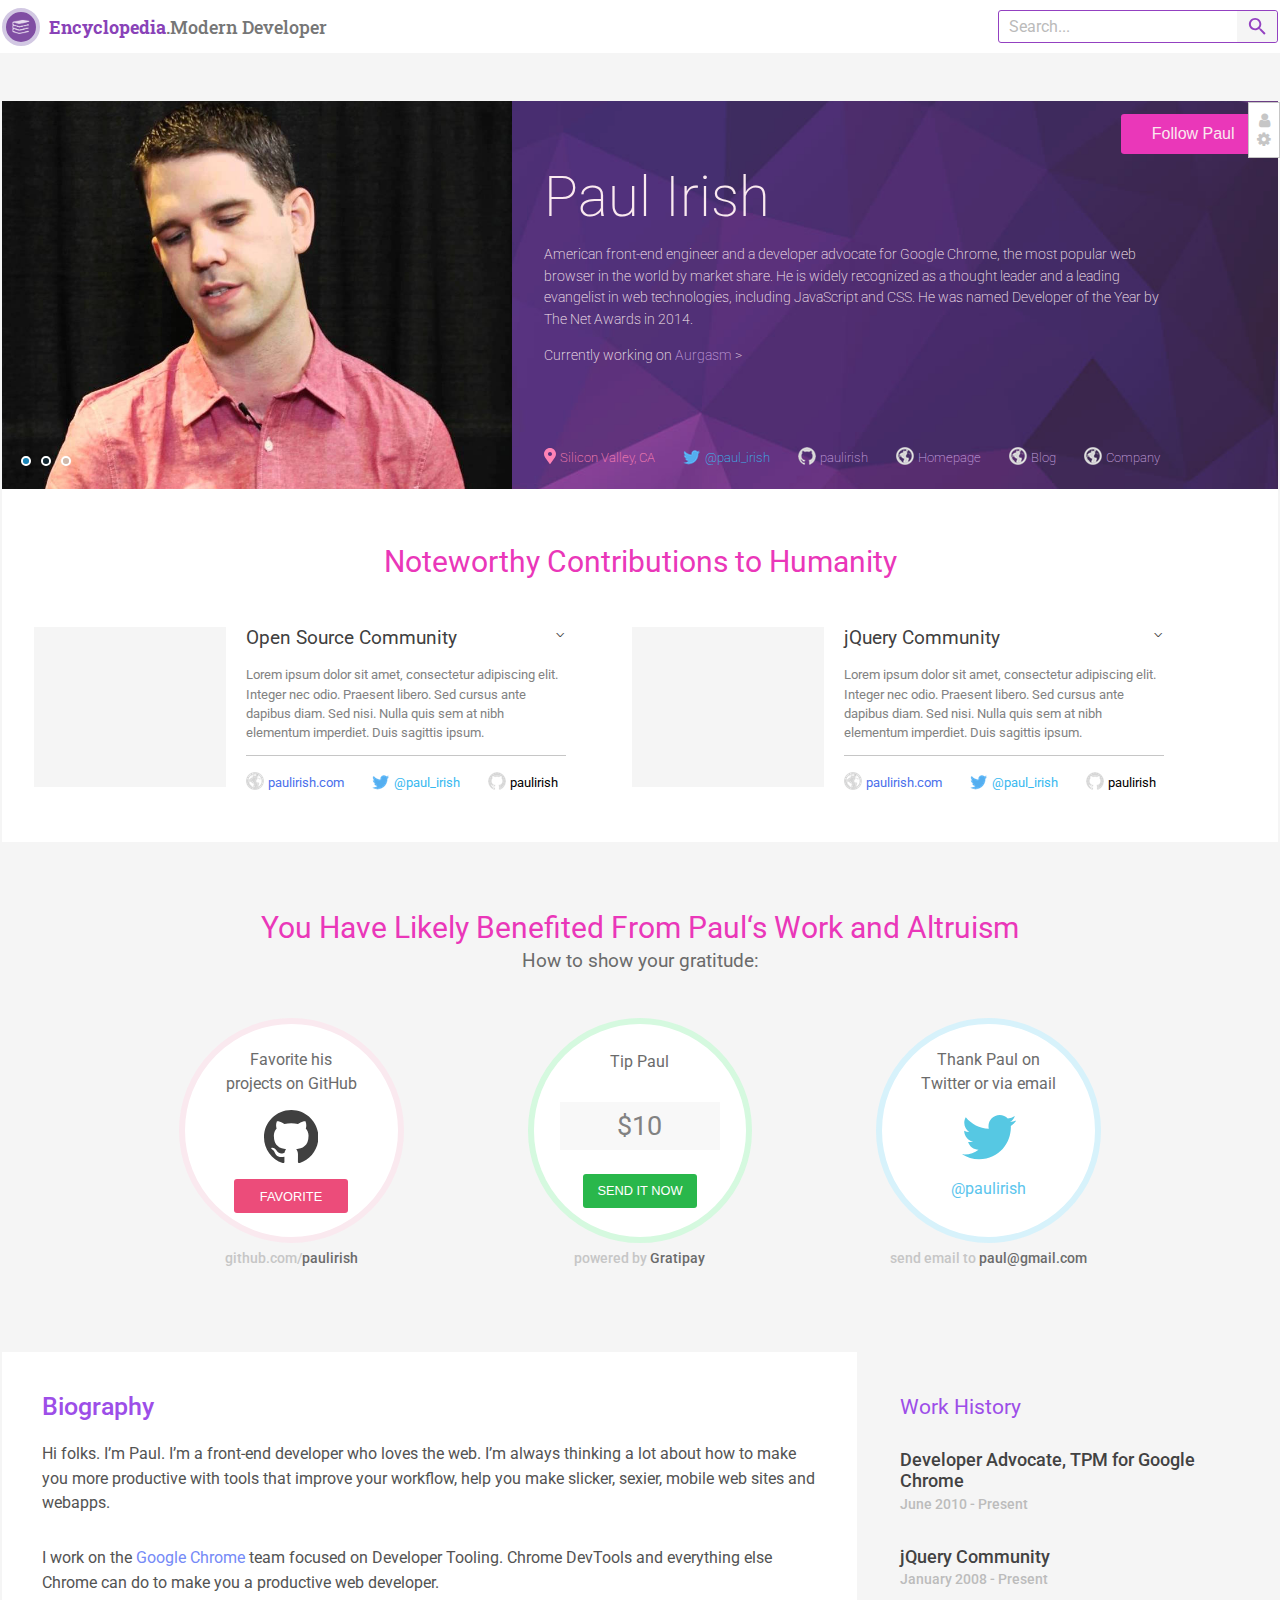
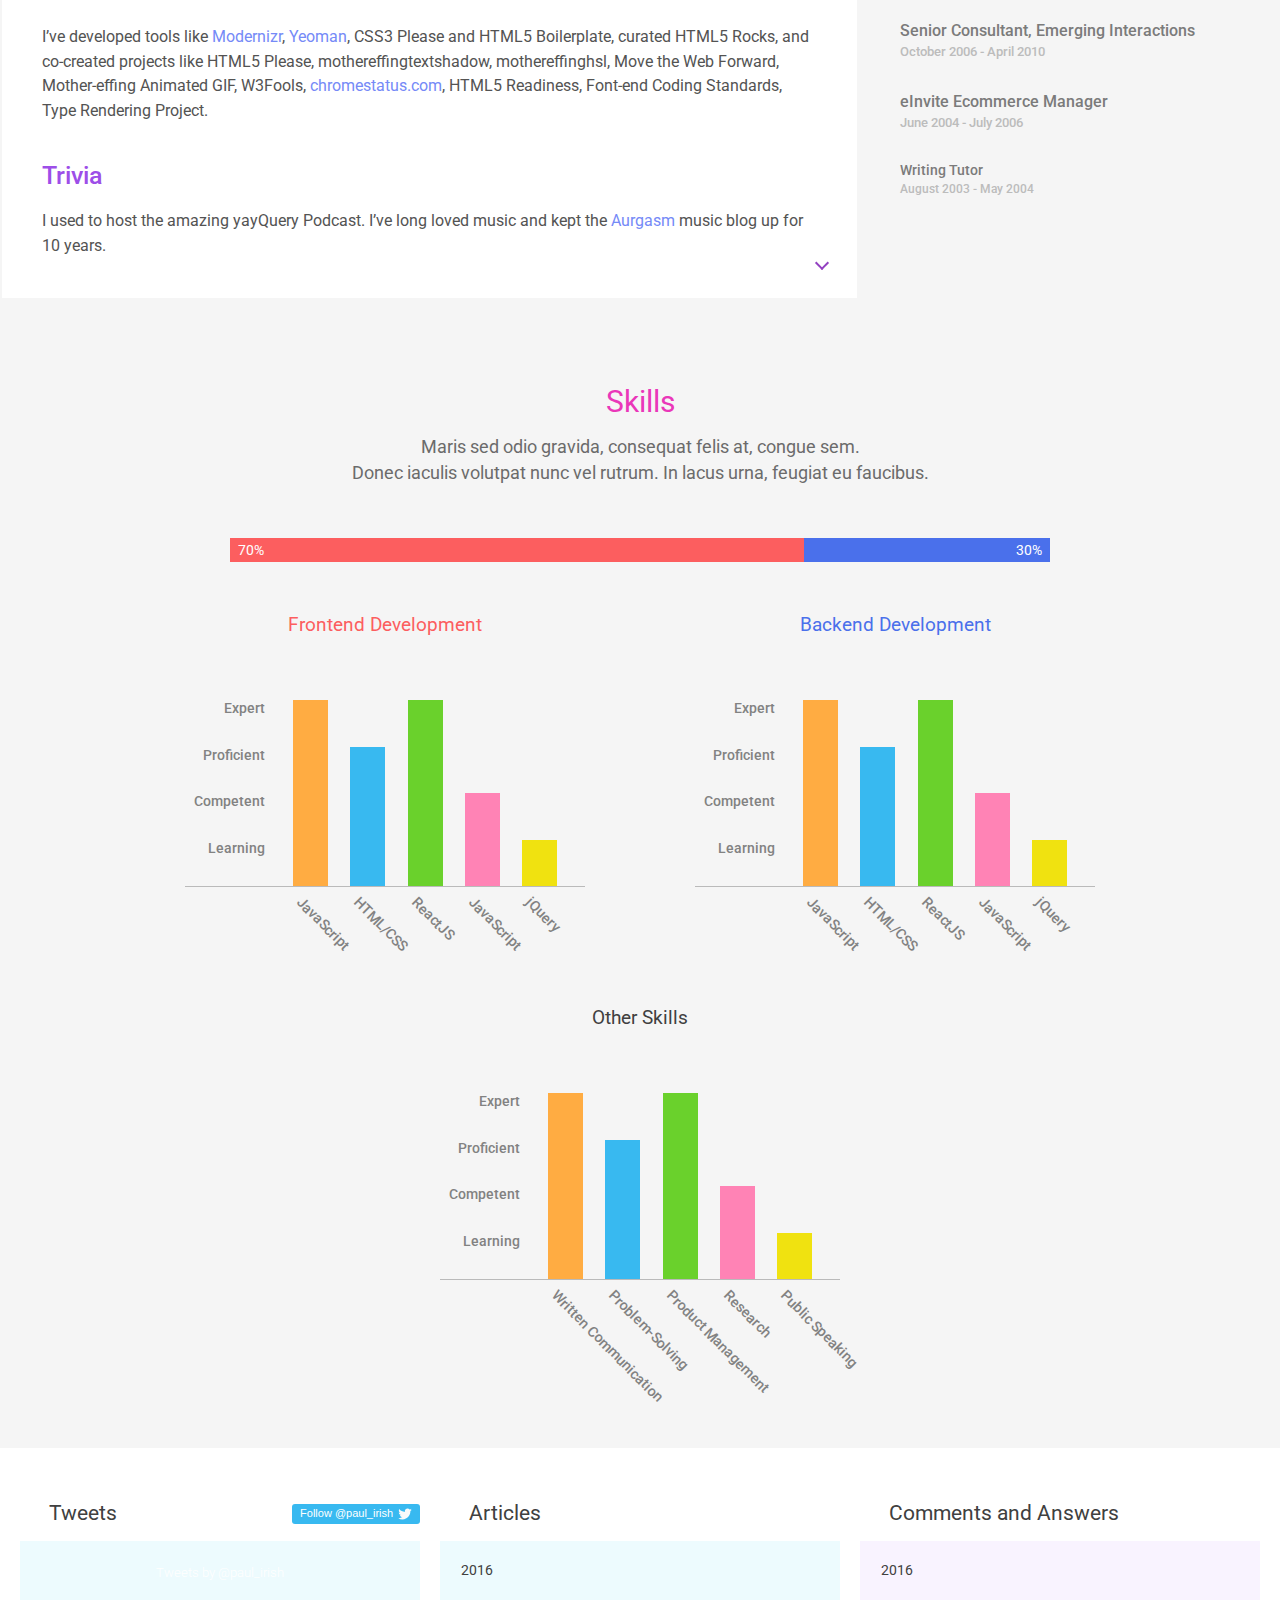
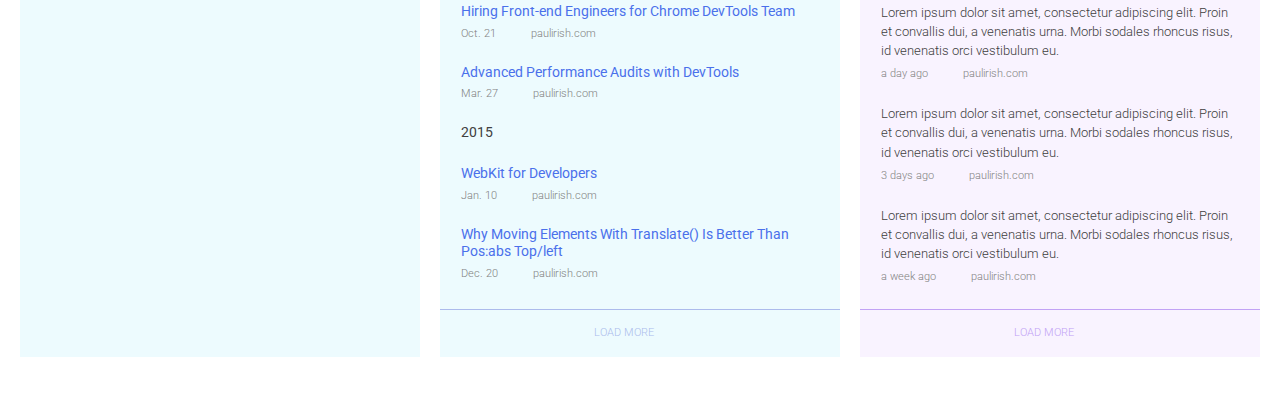
<file: index.html>
<html lang="en">
<head>
  <meta charset="UTF-8">
  <meta name="viewport" content="width=device-width, initial-scale=1">  
  <title>Encyclopedia.Modern Developer: Profiles — Paul Irish</title>
  <link href='https://fonts.googleapis.com/css?family=Roboto:400,100,300,500,700,300italic|Roboto+Slab:400,300,700,100' rel='stylesheet' type='text/css'>
  <link rel="stylesheet" href="http://cdnjs.cloudflare.com/ajax/libs/font-awesome/4.4.0/css/font-awesome.min.css">
  <link rel="stylesheet" type="text/css" href="css/normalize.css">
  <link rel="stylesheet" type="text/css" href="css/main.css">
</head>
<body>
  <svg id="icon-defs" class="visuallyhidden" xmlns="http://www.w3.org/2000/svg">
      <symbol id="icon-github" viewBox="0 0 32 32">
      <title>GitHub</title>
          <path class="path1" id="github-icon" fill="#404040" d="M16 0c-8.836 0-16 7.164-16 16 0 7.070 4.584 13.066 10.942 15.182 0.8 0.146 1.092-0.348 1.092-0.77 0-0.381-0.015-1.643-0.022-2.979-4.449 0.967-5.39-1.887-5.39-1.887-0.729-1.848-1.776-2.34-1.776-2.34-1.454-0.992 0.11-0.973 0.11-0.973 1.606 0.111 2.452 1.648 2.452 1.648 1.428 2.445 3.746 1.738 4.656 1.328 0.145-1.031 0.559-1.738 1.016-2.137-3.552-0.404-7.288-1.777-7.288-7.908 0-1.748 0.624-3.174 1.646-4.294-0.163-0.406-0.714-2.034 0.158-4.236 0 0 1.342-0.43 4.4 1.641 1.275-0.356 2.644-0.532 4.004-0.538 1.359 0.006 2.729 0.184 4.006 0.54 3.053-2.072 4.396-1.641 4.396-1.641 0.875 2.204 0.324 3.83 0.16 4.234 1.025 1.12 1.645 2.546 1.645 4.294 0 6.146-3.742 7.5-7.307 7.896 0.576 0.496 1.086 1.469 1.086 2.961 0 2.139-0.021 3.863-0.021 4.391 0 0.426 0.291 0.924 1.102 0.768 6.354-2.119 10.934-8.115 10.934-15.182 0-8.836-7.164-16-16-16z"></path>
      </symbol>
      <symbol id="icon-twitter" viewBox="0 0 32 32">
      <title>Twitter</title>
      <path class="path1" id="twitter-icon" fill="#56C8E3" d="M32 6.076c-1.177 0.522-2.443 0.875-3.771 1.034 1.355-0.813 2.396-2.099 2.887-3.632-1.269 0.752-2.674 1.299-4.169 1.593-1.198-1.276-2.904-2.073-4.792-2.073-3.626 0-6.565 2.939-6.565 6.565 0 0.515 0.058 1.016 0.17 1.496-5.456-0.274-10.294-2.888-13.532-6.86-0.565 0.97-0.889 2.097-0.889 3.301 0 2.278 1.159 4.287 2.921 5.465-1.076-0.034-2.088-0.329-2.974-0.821-0.001 0.027-0.001 0.055-0.001 0.083 0 3.181 2.263 5.834 5.266 6.437-0.551 0.15-1.131 0.23-1.73 0.23-0.423 0-0.834-0.041-1.235-0.118 0.835 2.608 3.26 4.506 6.133 4.559-2.247 1.761-5.078 2.81-8.154 2.81-0.53 0-1.052-0.031-1.566-0.092 2.905 1.863 6.356 2.95 10.064 2.95 12.076 0 18.679-10.004 18.679-18.68 0-0.285-0.006-0.568-0.019-0.849 1.283-0.926 2.396-2.082 3.276-3.398z"></path>
      </symbol>
  </svg>
  <header class="site_header cf">
    <div class="large_container">
      <div class="site_logo">
        <img src="images/md-logo-stack.png" alt="" class="site_logo-stack">
      </div>
      <h1 class="site_heading-name">
        <span class="site_name-standout">Encyclopedia</span>.Modern Developer
      </h1>
      <form action="" method="GET" class="site_search-form" aria-role="search">
        <label class="visuallyhidden" for="search-inp">Search</label>
        <input type="search" class="site_search-input" id="search-inp" placeholder="Search...">
        <button class="site_search-btn" aria-role="submit" aria-label="submit search">         
          <svg version="1.1" xmlns="http://www.w3.org/2000/svg" xmlns:xlink="http://www.w3.org/1999/xlink" id="search-icon" class="site_search-icon" width="100%" height="100%" viewBox="0 0 768 768">
          <g id="icomoon-ignore">
          </g>
          <path d="M304.5 448.5c79.5 0 144-64.5 144-144s-64.5-144-144-144-144 64.5-144 144 64.5 144 144 144zM496.5 448.5l159 159-48 48-159-159v-25.5l-9-9c-36 31.5-84 49.5-135 49.5-115.5 0-208.5-91.5-208.5-207s93-208.5 208.5-208.5 207 93 207 208.5c0 51-18 99-49.5 135l9 9h25.5z"></path>
          </svg></button>
      </form>
    </div>
  </header>

  <div class="tab-widget">
    <ul>
      <li><a href=""> <i class="fa fa-user"></i> </a></li>
      <li><a href=""> <i class="fa fa-gear"></i> </a></li>
    </ul>
  </div>

  <section id="hero-carousel" class="hero-container carousel large_container">

  <ul>
    <li class="pane1">
      <div class="pane1-content">
        <div class="image-container"></div>
        <!-- <img src="images/paulirish.jpg"> -->
        <button class="button">Follow Paul</button>
        <div class="pane1-text">

          <h2>Paul Irish</h2>

          <p>American front-end engineer and a developer advocate for Google Chrome, the most popular web browser in the world by market share. He is widely recognized as a thought leader and a leading evangelist in web technologies, including JavaScript and CSS. He was named Developer of the Year by The Net Awards in 2014.</p> 

          <p>Currently working on <a href="http://aurgasm.us/">Aurgasm</a> <span>&gt;</span></p> 

          <div class="social-link-container">
            <img src="images/icon-location.svg"> <a href="https://www.google.com/maps?q=Silicon+Valley">Silicon Valley, CA</a> 
            <img src="images/icon-twitter.png"> <a href="https://twitter.com/paul_irish?lang=en">@paul_irish</a>
            <img src="images/icon-github.png"> <a href="https://github.com/paulirish">paulirish</a>
            <img src="images/icon-earth.png"> <a href="http://www.paulirish.com/">Homepage</a>
            <img src="images/icon-earth.png"> <a href="http://www.paulirish.com/">Blog</a>
            <img src="images/icon-earth.png"> <a href="http://www.paulirish.com/">Company</a>
          </div>

        </div>
      </div>
    </li>
  </ul>


  <div class="navigator">
    <button class="control" type="button"><div></div></button>
    <button class="control" type="button"><div></div></button>
    <button class="control" type="button"><div></div></button>
  </div>

</section>

<section class="large_container noteworthy">
	
	<h2 class="sections_heading-main"><span>Noteworthy</span> <span>Contributions</span> <span>to</span> <span>Humanity</span></h2>

	<div class="left-content content-container">
		<div class="image-placeholder"></div>
		<div class="left-content-text content-text">
			<h3>Open Source Community</h3><span>&caron;</span>
			<p>Lorem ipsum dolor sit amet, consectetur adipiscing elit. Integer nec odio. Praesent libero. Sed cursus ante dapibus diam. Sed nisi. Nulla quis sem at nibh elementum imperdiet. Duis sagittis ipsum.</p>
			<div class="social-link-container">
				<img src="images/icon-earth.png"> <a href="http://www.paulirish.com/">paulirish.com</a>
				<img src="images/icon-twitter.png"> <a href="https://twitter.com/paul_irish?lang=en">@paul_irish</a>
				<img src="images/icon-github.png"> <a href="https://github.com/paulirish">paulirish</a>
			</div>
		</div>
	</div>

	<div class="right-content content-container">
		<div class="image-placeholder"></div>
		<div class="right-content-text content-text">
			<h3>jQuery Community</h3><span>&caron;</span>
			<p>Lorem ipsum dolor sit amet, consectetur adipiscing elit. Integer nec odio. Praesent libero. Sed cursus ante dapibus diam. Sed nisi. Nulla quis sem at nibh elementum imperdiet. Duis sagittis ipsum.</p>
			<div class="social-link-container">
				<img src="images/icon-earth.png"> <a href="http://www.paulirish.com/">paulirish.com</a>
				<img src="images/icon-twitter.png"> <a href="https://twitter.com/paul_irish?lang=en">@paul_irish</a>
				<img src="images/icon-github.png"> <a href="https://github.com/paulirish">paulirish</a>
			</div>
		</div>
	</div>

</section> 
  <section class="appreciation_container blk_center">
    <h2 class="sections_heading-main">You Have Likely Benefited From Paul‘s Work and Altruism</h2>
    <p class="appreciation_description">How to show your gratitude:</p>
    <ul class="appreciation_list">
      <li class="appreciation_item">
        <div class="appreciation_item--innerwrap appreciation_github">
          <div class="appreciation_item--content">
            <p class="appreciation_item--desc">
              Favorite his projects on GitHub
            </p>
            <div class="appreciation_icon-wrap">
              <svg role="img" title="GitHub">
                  <use xlink:href="#icon-github"/>
              </svg> 
            </div>           
            <button class="appreciation_btn appreciation_github_btn">
              Favorite
            </button>
          </div>
        </div>
        <p class="appreciation_item--link">
          <a href="http://github.com/paulirish">
            <span class="appreciation-link-light">github.com/</span>paulirish
          </a>
        </p>
      </li>
      <li class="appreciation_item">
        <div class="appreciation_item--innerwrap appreciation_gratipay">
          <div class="appreciation_item--content">
            <p class="appreciation_item--desc tip_desc">
              Tip Paul
            </p>
            <form action="" method="POST" name="appreciation_tip" class="appreciation_tip--wrap tip_form">
              <input type="text" class="tip_input" value="$10">
              <button class="appreciation_btn appreciation_tip_btn">
                Send it Now
              </button>
            </form>
          </div>
        </div>
        <p class="appreciation_item--link">
          <a href="http://gratipay.com"><span class="appreciation-link-light">powered by </span>Gratipay
          </a>
        </p>
      </li>
      <li class="appreciation_item">
        <div class="appreciation_item--innerwrap appreciation_twitter">
          <div class="appreciation_item--content">
            <p class="appreciation_item--desc">
              Thank Paul on Twitter or via email
            </p>
            <div class="appreciation_icon-wrap">
              <svg role="img" title="Twitter">
                  <use xlink:href="#icon-twitter"/>
              </svg> 
            </div>
            <a href="http://twitter.com/paul_irish" class="appreciation_twitter_link">
              @paulirish
            </a>
          </div>
        </div>
        <p class="appreciation_item--link">
          <a href="mailto:paul@gmail.com">
            <span class="appreciation-link-light">send email to </span>paul@gmail.com
          </a>
        </p>
      </li>
    </ul>
  </section>
  <div class="dev_info-container large_container">
    <div class="dev_info-personal">
      <section class="dev_info-biography">
        <h2 class="dev_info-heading--primary">Biography</h2>
        <p>Hi folks. I’m Paul. I’m a front-end developer who loves the web. I’m always thinking a lot about how to make you more productive with tools that improve your workflow, help you make slicker, sexier, mobile web sites and webapps.
        </p>
        <p>I work on the <a href="http://twitter.com/chromiumdev">Google Chrome</a> team focused on Developer Tooling. Chrome DevTools and everything else Chrome can do to make you a productive web developer.
        </p>
        <p>I’ve developed tools like <a href="http://modernizr.com/">Modernizr</a>, <a href="http://yeoman.io/">Yeoman</a>, CSS3 Please and HTML5 Boilerplate, curated HTML5 Rocks, and co-created projects like HTML5 Please, mothereffingtextshadow, mothereffinghsl, Move the Web Forward, Mother-effing Animated GIF, W3Fools, <a href="http://chromestatus.com/">chromestatus.com</a>, HTML5 Readiness, Font-end Coding Standards, Type Rendering Project.
        </p>
      </section>
      <section class="dev_info-trivia">
        <h2 class="dev_info-heading--primary">Trivia</h2>
        <p>I used to host the amazing yayQuery Podcast. I’ve long loved music and kept the  <a href="http://aurgasm.us/">Aurgasm</a> music blog up for 10 years.</p>
      </section>
      <button class="dev_info-more"><span class="visuallyhidden">Learn More</span>
      </button>
    </div>
    <section class="dev_info-work">
      <h2 class="dev_info-heading--sec">Work History</h2>
      <section class="dev_info-work--job">
        <h3 class="dev_info-heading--work job_heading--current">Developer Advocate, TPM for Google Chrome</h3>
        <p class="dev_job--duration">June 2010 - Present</p>
      </section>
      <section class="dev_info-work--job">
        <h3 class="dev_info-heading--work job_heading--current">jQuery Community</h3>
        <p class="dev_job--duration">January 2008 - Present</p>
      </section>
      <section class="dev_info-work--job">
        <h3 class="dev_info-heading--work job_heading--past">Senior Consultant, Emerging Interactions</h3>
        <p class="dev_job--duration">October 2006 - April 2010</p>
      </section>
      <section class="dev_info-work--job">
        <h3 class="dev_info-heading--work job_heading--past">eInvite Ecommerce Manager</h3>
        <p class="dev_job--duration">June 2004 - July 2006</p>
      </section>
      <section class="dev_info-work--job">
        <h3 class="dev_info-heading--work job_heading--past">Writing Tutor</h3>
        <p class="dev_job--duration">August 2003 - May 2004</p>
      </section>
    </section>
  </div>
    <section class="large_container skills_container">
      <header class="skills_header">
        <h2 class="sections_heading-main">Skills</h2>
        <p class="skills_description">Maris sed odio gravida, consequat felis at, congue sem.<br>
    Donec iaculis volutpat nunc vel rutrum. In lacus urna, feugiat eu faucibus.</p>
      </header>
      <div class="skills_bar--row">
        <span class="skills_bar-skill frontend">70%</span><span class="skills_bar-skill backend">30%</span>
      </div>
      <div class="skills_chart-container">
        <section class="frontend_chart cf">
          <h3 class="skills-chart-heading skills-heading_frontend">Frontend Development</h3>
          <ul class="frontend_skills_graph">
            <li class="chart_skill-level">
              <ul class="skill-level-keys">
                <li class="skill-keys">Expert</li>
                <li class="skill-keys">Proficient</li>
                <li class="skill-keys">Competent</li>
                <li class="skill-keys">Learning</li>
              </ul>
            </li>
            <li class="skill-level_bar bar_skill1">
              <span class="bar-label">JavaScript</span>
            </li>
            <li class="skill-level_bar bar_skill2">
              <span class="bar-label">HTML/CSS</span>
            </li>
            <li class="skill-level_bar bar_skill3">
              <span class="bar-label">ReactJS</span>
            </li>
            <li class="skill-level_bar bar_skill4">
              <span class="bar-label">JavaScript</span>
            </li>
            <li class="skill-level_bar bar_skill5">
              <span class="bar-label">jQuery</span>
            </li>
          </ul>
        </section>
        <section class="backend_chart cf">
          <h3 class="skills-chart-heading skills-heading_backend">Backend Development</h3>
          <ul class="backend_skills_graph">
            <li class="chart_skill-level">
              <ul class="skill-level-keys">
                <li class="skill-keys">Expert</li>
                <li class="skill-keys">Proficient</li>
                <li class="skill-keys">Competent</li>
                <li class="skill-keys">Learning</li>
              </ul>
            </li>
            <li class="skill-level_bar bar_skill1">
              <span class="bar-label">JavaScript</span>
            </li>
            <li class="skill-level_bar bar_skill2">
              <span class="bar-label">HTML/CSS</span>
            </li>
            <li class="skill-level_bar bar_skill3">
              <span class="bar-label">ReactJS</span>
            </li>
            <li class="skill-level_bar bar_skill4">
              <span class="bar-label">JavaScript</span>
            </li>
            <li class="skill-level_bar bar_skill5">
              <span class="bar-label">jQuery</span>
            </li>
          </ul>
        </section>
        <section class="otherskills_chart cf">
          <h3 class="skills-chart-heading skills-heading_other">Other Skills</h3>
          <ul class="other_skills_graph">
            <li class="chart_skill-level">
              <ul class="skill-level-keys">
                <li class="skill-keys">Expert</li>
                <li class="skill-keys">Proficient</li>
                <li class="skill-keys">Competent</li>
                <li class="skill-keys">Learning</li>
              </ul>
            </li>
            <li class="skill-level_bar bar_skill1">
              <span class="bar-label">Written Communication</span>
            </li>
            <li class="skill-level_bar bar_skill2">
              <span class="bar-label">Problem-Solving</span>
            </li>
            <li class="skill-level_bar bar_skill3">
              <span class="bar-label">Product Management</span>
            </li>
            <li class="skill-level_bar bar_skill4">
              <span class="bar-label">Research</span>
            </li>
            <li class="skill-level_bar bar_skill5">
              <span class="bar-label">Public Speaking</span>
            </li>
          </ul>
        </section>
      </div>
    </section>

  <section class="col-aggregator">
  
  	<aside class="twitter-timeline">
  		<h3>Tweets</h3>
  		<a href="https://twitter.com/paul_irish"><button>Follow @paul_irish<img src="images/icon-twitter.svg"></button></a>
  		<div class="aside-content">
  			<a class="twitter-timeline" href="https://twitter.com/paul_irish" data-height="390" data-width="380" data-chrome="transparent noheader noborders">Tweets by @paul_irish</a>
  		</div>
  	</aside>
  	<article class="dev-articles">
  		<h3>Articles</h3>
  		<div class="dev-articles-content">
  			<h3>2016</h3>
  			<a href="http://www.paulirish.com/2015/hiring-front-end-engineers-for-chrome-devtools-team/">Hiring Front-end Engineers for Chrome DevTools Team</a>
  			<span>Oct. 21</span> <span>paulirish.com</span>
  			<a href="http://www.paulirish.com/2015/advanced-performance-audits-with-devtools/">Advanced Performance Audits with DevTools</a>
  			<span>Mar. 27</span> <span>paulirish.com</span>
  			<h3>2015</h3>
  			<a href="http://www.paulirish.com/2013/webkit-for-developers/">WebKit for Developers</a>
  			<span>Jan. 10</span> <span>paulirish.com</span>
  			<a href="http://www.paulirish.com/2012/why-moving-elements-with-translate-is-better-than-posabs-topleft/">Why Moving Elements With Translate() Is Better Than Pos:abs Top/left</a>
  			<span>Dec. 20</span> <span>paulirish.com</span>

  			<div><span id="loadmore">Load More</span></div>

  		</div>
  	</article>
  	<article class="answers">
  		<h3>Comments and Answers</h3>
  		<div class="answers-content">
  			<h3>2016</h3>
  			<p>Lorem ipsum dolor sit amet, consectetur adipiscing elit. Proin et convallis dui, a venenatis urna. Morbi sodales rhoncus risus, id venenatis orci vestibulum eu. 
  			</p>
  			<span>a day ago</span> <span>paulirish.com</span>
  			<p>Lorem ipsum dolor sit amet, consectetur adipiscing elit. Proin et convallis dui, a venenatis urna. Morbi sodales rhoncus risus, id venenatis orci vestibulum eu. 
  			</p>
  			<span>3 days ago</span> <span>paulirish.com</span>
  			<p>Lorem ipsum dolor sit amet, consectetur adipiscing elit. Proin et convallis dui, a venenatis urna. Morbi sodales rhoncus risus, id venenatis orci vestibulum eu. 
  			</p>
  			<span>a week ago</span> <span>paulirish.com</span>
  			
  			<div><span id="loadmore">Load More</span></div>
  		</div>
  	</article>
  </section> 

  <script>window.twttr = (function(d, s, id) {var js, fjs = d.getElementsByTagName(s)[0],t = window.twttr || {};if (d.getElementById(id)) return t;js = d.createElement(s);js.id = id;js.src = "https://platform.twitter.com/widgets.js";fjs.parentNode.insertBefore(js, fjs);t._e = [];t.ready = function(f) {t._e.push(f);};return t;}(document, "script", "twitter-wjs"));</script>
</body>

</html>
</file>
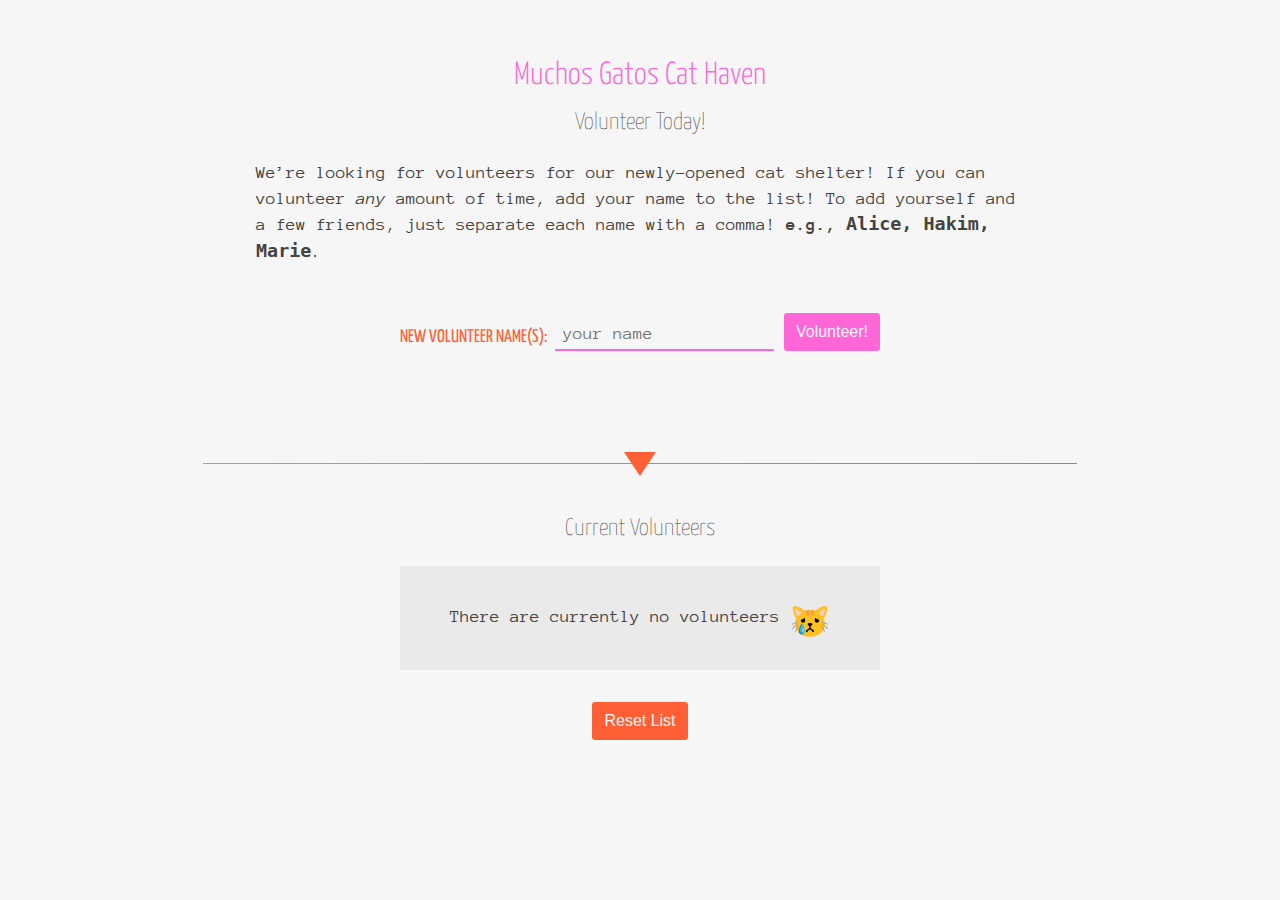
<file: encyclopedia-entries-interactive/unshift.html>
<!DOCTYPE html>
<html lang="en">
<head>
  <meta charset="UTF-8">
  <meta name="viewport" content="width=device-width, initial-scale=1">
  <title>Demonstrating Array.prototype.unshift()</title>
  <link href='https://fonts.googleapis.com/css?family=Yanone+Kaffeesatz:300,200' rel='stylesheet' type='text/css'>
  <link href='https://fonts.googleapis.com/css?family=Anonymous+Pro:400,400italic' rel='stylesheet' type='text/css'>
  <link rel="stylesheet" href="css/normalize.css">
  <link rel="stylesheet" href="css/unshift-styles.css">
</head>
<body>
  <section class="gatos-intro">
    <h1>Muchos Gatos Cat Haven</h1>
    <h2>Volunteer Today!</h2>
    <p>We’re looking for volunteers for our newly-opened cat shelter! If you can volunteer <em>any</em> amount of time, add your name to the list! To add yourself and a few friends, just separate each name with a comma! <strong>e.g., <kbd>Alice, Hakim, Marie</kbd></strong>.</p>
    <p class="input-wrap"><label for="user-inp">New Volunteer Name(s):</label><input type="text" id="user-inp" placeholder="your name" autocomplete="off">
      <button class="button" id="add-btn">Volunteer!</button></p>
  </section>
  <div class="separate"></div>
  <section class="volunteer-container">
    <h2>Current Volunteers</h2>
    <ul id="current-volunteers">There are currently no volunteers <span class="sad-cat"></span></ul>
    <button class="button reset" id="reset-btn">Reset List</button>
  </section>
  <script src="js/unshift.js"></script>
</body>
</html>
</file>
<file: css/main.css>
html {
  box-sizing: border-box;
  font-size: 16px;
}

*,
*:before,
*:after {
  box-sizing: inherit;
}

html, body {
  height: 100%;
}

body {
  min-height: 100%;
  background: #F5F5F5;
  font-family: 'Roboto', sans-serif;
}

/*
=== GENERAL RESETS ===
*/
/* clearfix */

.cf:before,
.cf:after {
  content: " ";
  /* 1 */
  display: table;
  /* 2 */
}

.cf:after {
  clear: both;
}


ul {
  list-style: none;
  padding: 0;
  margin: 0;
}

a {
  text-decoration: none;
}

/*
=== GENERAL RESETS ===
*/

/* button resets*/

/* removes padding and border added by Firefox  */

button::-moz-focus-inner,
input[type="button"]::-moz-focus-inner,
input[type="submit"]::-moz-focus-inner,
input[type="reset"]::-moz-focus-inner {
  padding: 0 !important;
  border: 0 none !important;
}

/* resets initial styles so all button elements start with the same look and can be built upon */

button {
  padding: 0;
  display: inline-block;
  border: none;
  text-decoration: none;
  color: inherit;
  font-family: sans-serif;
  background-color: transparent;
  box-sizing: border-box;
  cursor: pointer;
}

p {
  line-height: 1.5;
}

.blk_center {
  margin-left: auto;
  margin-right: auto;
}

h1,
.price {
  font-family: 'Roboto Slab', serif;
}

.large_container {
  max-width: 79.75rem;
  margin: auto;
}

/* visually hide content but keep it accessible */

.visuallyhidden {
  border: 0;
  clip: rect(0 0 0 0);
  height: 1px;
  margin: -1px;
  overflow: hidden;
  padding: 0;
  position: absolute;
  width: 1px;
}

.visuallyhidden.focusable:active,
.visuallyhidden.focusable:focus {
  clip: auto;
  height: auto;
  margin: 0;
  overflow: visible;
  position: static;
  width: auto;
}


/*
=== REUSABLE HEADINGS
*/
/* pink headings */

.sections_heading-main {
  color: #EA37B9;
  font-weight: 400;
  font-size: 1.85rem;
  margin-bottom: 0.5em;
}
/* 
=== SITE HEADER / LOGO SECTION
*/

.site_header {
  background: #fff;
  padding: 0.15rem 0;
  margin-bottom: 3rem;
}

.site_logo {
  position: relative;
  display: inline-block;
  vertical-align: middle;
  width: 2.375rem;
  height: 2.375rem;
  margin-right: 0.3rem;
  background: #804EA3;
  border: 0.25rem solid #D2C8E3;
  border-radius: 50%;
}

.site_logo-stack {
  width: 1.0625rem;
  position: absolute;
  top: 50%;
  left: 50%;
  transform: translate(-50%, -50%);
}

.site_name-standout {
  color: #8942B8;
  font-weight: 700;
}

.site_heading-name {
  display: inline-block;
  vertical-align: middle;
  color: #767676;
  font-weight: 500;
  font-size: 1.15rem;
}

/* search section */

.site_search-form {
  position: relative;
  float: right;
  width: 100%;
  max-width: 17.5rem;
  margin: 0.5rem 0;
}

.site_search-input {
  width: 100%;
  padding: 0.36rem 2.5rem 0.36rem 0.625rem;
  background: #fff;
  color: #828282;
  border: 0.0625rem solid #9341C1;
  border-radius: 0.1875rem;
  transition: box-shadow 0.2s ease-in-out;
}

.site_search-input:focus {
  box-shadow: 0 0 0.1875rem 0.0625rem rgba(147, 65, 193, 0.5);
}

.site_search-btn {
  position: absolute;
  right: 0.0625rem;
  top: 0.0625rem;
  width: 2.5rem;
  height: calc(100% - 0.125rem);
  text-align: center;
  background: #f5f5f5;
  border-top-right-radius: 0.1875rem;
  border-bottom-right-radius: 0.1875rem;
  -webkit-transition: background 0.2s ease-in-out, width 0.2s ease-in-out;
  transition: background 0.2s ease-in-out, width 0.2s ease-in-out;
}

.site_search-btn:hover,
.site_search-btn:focus {
  outline: 0;
  background: #9341C1;
}

.site_search-btn:active {
  width: 25%;
}

.site_search-icon {
  display: inline-block;
  vertical-align: middle;
  width: 1.4375rem;
  height: 1.4375rem;
  fill: #9341C1;
  -webkit-transition: fill 0.2s ease-in-out;
  transition: fill 0.2s ease-in-out;
}

.site_search-btn:hover .site_search-icon,
.site_search-btn:focus .site_search-icon {
  fill: #f5f5f5;
}

/*Position and style widget settings tab*/

  .tab-widget, .settings-expand-tab {
    background-color: #fff;
  }

  .tab-widget {
    border: .1rem solid #C6C6C6;
    display: inline-block;
    position: absolute;
    right: 0;
    top: 6.4rem;
    width: 2rem;
    z-index: 1;
  }

  .tab-widget ul, .tab-widget a {
    color: #C6C6C6;
    padding: .5rem 0;
    text-align: center; 
  }

/* Position and style hero container */

.hero-container {
  margin: 0 auto;
  position: relative;
  /*width: 75rem;*/
}

.hero-container .pane1 button {
  background-color: #EA37B9;
  border-radius: .2rem;
  height: 2.5rem;
  position: absolute;
  right: .8rem;
  top: .8rem;
  width: 9rem;
  -webkit-transition: all 0.25s ease-in-out;
  transition: all 0.25s ease-in-out;
}

.hero-container .pane1 button:hover {
  color: #fff;
  background-color: #EC66C8;
}

.hero-container ul {
  list-style: none;
  margin: 0;
  padding: 0;
}

.hero-container .image-container {
  background: url("../images/paulirish.jpg") no-repeat;
  background-position: center center;
  background-size: cover;
  display: inline-block;
  height: 100%;
  width: 40%;
}

.pane1-content {
  background: #6a3b99 url("../images/hero-bg.jpg") no-repeat center center;
  background-size: cover;
  height: 24.215rem;
}

.pane1-content, h2 {
  color: #FAE9EF;
  font-weight: 200;
}

.pane1 > div h2 {
  font-size: 3.5rem;
  margin-bottom: 0;
}

.pane1-text {
  display: inline-block;
  float: right;
  padding: 1rem;
  width: 60%;
}

.pane1-text > * {
  margin-left: 1rem;
}

.pane1-text p {
  font-size: .9rem;
  width: 85%;
}

.social-link-container > a {
  font-size: .8rem;
  padding-right: 1.5rem;
  vertical-align: 20%;
}

.hero-container p > a, .social-link-container > a {
  color: #c5a0df;
}

.hero-container .social-link-container > a:nth-child(2) {
  color: #FF83B5;
}

.hero-container .social-link-container > a:nth-child(4) {
  color: #38B9F0;
}

.hero-container p > a:hover, .social-link-container > a:hover {
  color: #E9C9FF;
}

.hero-container .social-link-container > a:hover:nth-child(2) {
  color: #FFBAD6;
}

.hero-container .social-link-container > a:hover:nth-child(4) {
  color: #8FDDFF;
}

.hero-container .social-link-container {
  margin-top: 5rem;
  width: 100%;
}

/* Position and style carousel navigator */

.hero-container .navigator {
  bottom: 1rem;
  left: 1rem;
  position: absolute;
}

button.control {
  height: 1rem;
  width: 1rem;
}

button.control > div {
  background-color: rgba(25, 131, 181,1);
  border: .13rem solid #fff;
  border-radius: 50%;
  height: .6rem;
  margin: 0 .2rem;
  width: .6rem;
}

.navigator button:first-child ~ button > * {
  background-color: rgba(25, 131, 181,.2);
}


/*Style Noteworthy Section Heading*/
.noteworthy:hover .sections_heading-main span {
	animation-name: colorSlide;
	animation-duration: 1s;
	animation-timing-function: ease-in-out;
  animation-iteration-count: 5;
}

.noteworthy .sections_heading-main span:nth-child(1) { 
	animation-delay: .3s;
}

.noteworthy .sections_heading-main span:nth-child(2) {
	animation-delay: .36s;
}

.noteworthy .sections_heading-main span:nth-child(3) {
	animation-delay: .42s;
}

.noteworthy .sections_heading-main span:nth-child(4) {
	animation-delay: .48s;
}

section.noteworthy h2 {
	margin-bottom: 3rem;
	text-align: center;
}

@keyframes colorSlide {

	0% {
		color: #4A70EB;
	}
	50% {
		color: #38B9F0;
	}
	100% {
		color: #EA37B9;
	}

	/*0% {
		color: #9341C1;
	}
	100% {
		color: #EA37B9;
	}*/
}


/*Position and style section*/

section.noteworthy {
	background-color: #fff;
	/*max-width: 75rem;*/
	padding: 2rem 2rem 3rem 2rem;
}

.content-container {
	width: 49%;
}

.content-text {
	color: #404040;
	margin-left: 1rem;
	position: relative;
}

.content-container, .content-text, .image-placeholder {
	display: inline-block;	
}

.content-text > * {
	font-weight: 400;
}

.content-text h3 {
	margin: 0 0 1rem 0;
}

.content-text span {
	font-size: 2rem;
	font-weight: 100;
	top: 0;
	right: 1rem;
	position: absolute;
}

.content-text p {
	border-bottom: .1rem solid #C6C6C6;
	color: #828282;
	font-size: .8rem;
	margin: 0;
	padding-bottom: .8rem;
	width: 20rem;
}

.image-placeholder {
	background-color: #F5F5F5;
	height: 10rem;
	width: 12rem;
	vertical-align: top;
}

.social-link-container {
	margin-top: 1rem;
	width: 100%;
}

.noteworthy .social-link-container > a {
	color: #000;
	font-size: .8rem;
	padding-right: 1.5rem;
	vertical-align: 20%;
}

/*Affects both hero and noteworthy sections*/
.social-link-container a, .hero-container p > a {
	transition: color .3s ease-in-out;
}

.noteworthy .social-link-container > a:nth-child(2) {
	color: #4A70EB;
}

.noteworthy .social-link-container > a:nth-child(4) {
	color: #38B9F0;
}

.noteworthy .social-link-container > a:nth-child(2):hover {
	color: #96ACF5;
}

.noteworthy .social-link-container > a:nth-child(4):hover {
	color: #98E0FF;
}

.noteworthy .social-link-container > a:nth-child(6):hover {
	color: #9C9A9A;
}
/*
=== APPRECIATION SECTION
*/

.appreciation_container {
  text-align: center;
  color: #6B6B6B;
  max-width: 75rem;
  width: 100%;
  margin-top: 4.3rem;
  font-weight: 400;
}

.appreciation_container a:hover,
.appreciation_container a:focus {
  padding-bottom: 0.15em;
  border-bottom: 0.0625rem solid;
}

.appreciation_list {
  margin-top: 2.65rem;
}

.appreciation_container h2 {
  margin-bottom: 0.08em;
}

.appreciation_description {
  margin: 0;
  font-size: 1.18rem;
}
.appreciation_item--desc {
  margin: 0;
}

.appreciation_item {
  display: inline-block;
  vertical-align: top;
  margin: 0 5%;
}

.appreciation_item--innerwrap {
  width: 14.06rem;
  height: 14.06rem;
  padding: 1rem 1.5rem;
  border-radius: 50%;
  background: #fff;
  border: 0.375rem solid;
}

.appreciation_item--content {
  padding: 0 1rem;
  margin: 0.5rem 0;
  width: 100%;
}

.appreciation_icon-wrap {
  display: block;
  width: 3.4rem;
  height: 3.4rem;
  margin: 0.9rem auto;
}

.appreciation_icon-wrap svg {
  width: 100%;
  height: 100%;
}
.appreciation_btn {
  font-weight: 400;
  font-size: 0.8rem;
  text-transform: uppercase;
  border-radius: 0.1875rem;
  -webkit-transition: background 0.2s ease-in-out;
  transition: background 0.2s ease-in-out;
}
.appreciation_item--link {
  margin-top: 0.3rem; 
}
.appreciation_item--link a {
  color: #6B6B6B;
  font-size: 0.9rem;
  font-weight: 500;
  -webkit-transition: color 0.2s ease-in-out,
              border-bottom 0.2s ease-in-out;
  transition: color 0.2s ease-in-out,
              border-bottom 0.2s ease-in-out;
}
.appreciation-link-light {
  color: #C6C6C6;
  -webkit-transition: color 0.2s ease-in-out;
  transition: color 0.2s ease-in-out;
}
/* github appreciation styles */
.appreciation_github {
  border-color: #FAE9EF;
}
.appreciation_github_btn {
  padding: 0.6rem 1.6rem;
  background:#EC4C7A;
  color: #fff;
}
.appreciation_github_btn:hover,
.appreciation_github_btn:focus {
  background: #FF83B5;
};
.appreciation_github_btn:active {
  background: #EC4C7A;
  -webkit-transform: translateY(0.0625rem);
          transform: translateY(0.0625rem); 
}
.appreciation_github + .appreciation_item--link:hover a,
.appreciation_github + .appreciation_item--link:hover span {
  color: #EC4C7A;
}
/* tip appreciation styles */
.appreciation_gratipay {
  padding-left: 0;
  padding-right: 0;
  border-color: #D5F9DF;
}
.tip_desc {
  margin-top: 0.625rem;
}
.tip_form {
  margin-top: 0.75rem;
}
.tip_input {
  display: inline-block;
  width: 100%;
  max-width: 10rem;
  padding: 0.5rem 0;
  margin: 1rem 0 1.5rem;
  background-color: #F8F8F8;
  border: none;
  text-align: center;
  font-size: 1.7rem;
  color: #828282;
  -webkit-transition: box-shadow 0.2s ease-in-out;
  transition: box-shadow 0.2s ease-in-out;
}
.tip_input:focus,
.tip_input:hover {
  box-shadow: 0 0 0 0.0625rem #6AD12C inset;
}
.appreciation_tip_btn {
  padding: 0.6rem 0.9rem;
  background: #29B74B;
  color: #fff;
}
.appreciation_tip_btn:hover,
.appreciation_tip_btn:focus {
  background: #34D359;
}
.appreciation_tip_btn:active {
  background: #29B74B;
  -webkit-transform: translateY(0.0625rem);
          transform: translateY(0.0625rem);
 }
 .appreciation_gratipay + .appreciation_item--link:hover a,
 .appreciation_gratipay + .appreciation_item--link:hover span {
   color: #29B74B;
 }

 /* twitter appreciation styles */
.appreciation_twitter {
  border-color: #D7F2FB;
}
.appreciation_twitter .appreciation_item--content {
  padding: 0 0.45rem;
}
.appreciation_twitter_link {
  font-weight: 400;
  color: #5BC5ED;
  background: transparent;
  -webkit-transition: color 0.2s ease-in-out,
                border-bottom 0.2s ease-in-out;
  transition:   color 0.2s ease-in-out,
                border-bottom 0.2s ease-in-out
}
.appreciation_twitter_link:hover,
.appreciation_twitter_link:focus,
.appreciation_twitter + .appreciation_item--link:hover a,
.appreciation_twitter + .appreciation_item--link:hover span {
  color: #34BCE6;
}
/*
=== DEVELOPER INFORMATION SECTION
*/
/* shared styles */
.dev_info-container {
  margin-top: 4.2rem;
  margin-bottom: 2rem;
  font-size: 0; /* remove whitespace from inline-block */ 
}
.dev_info-work, 
.dev_info-personal {
  padding: 2.6875rem;
  display: inline-block;
  vertical-align: top;
}
.dev_info-heading--primary,
.dev_info-heading--sec {
  margin-top: 0;
  color: #9D4EE8;
}
.dev_info-heading--primary {
  font-size: 1.5625rem;
  font-weight: 500;
}
.dev_info-heading--sec {
  font-size: 1.3125rem;
  font-weight: 400;
}
/* personal section */
.dev_info-personal {
  position: relative;
  width: 67%;  
  padding: 2.5rem;
  background: #fff;
  color: #535353;
  font-size: 1.025rem;
}
.dev_info-personal a {
  color: #758AF7;
  -webkit-transition: color 0.2s ease-in-out,
              border 0.2s ease-in-out;
  transition: color 0.2s ease-in-out,
              border 0.2s ease-in-out;
}
.dev_info-personal section + section .dev_info-heading--primary {
  margin: 1.48em 0 0;
}
.dev_info-personal p {
  margin: 1.875rem 0 0;
}
.dev_info-heading--primary + p {
  margin-top: 1.2em;
}
/* arrow for more info */
.dev_info-more {
  position: absolute;
  content: '';
  right: 1.875rem;
  bottom: 1.875rem;
  width: 0.625rem;
  height: 0.625rem;
  border-right: 0.125rem solid #9341C1;
  border-bottom: 0.125rem solid #9341C1;
  -webkit-transform: rotate(45deg);
          transform: rotate(45deg);
  -webkit-transition: -webkit-transform 0.2s ease-in-out;
  transition: -webkit-transform 0.2s ease-in-out;
  transition: transform 0.2s ease-in-out;
  transition: transform 0.2s ease-in-out, -webkit-transform 0.2s ease-in-out;
}
.dev_info-personal a:hover,
.dev_info-personal a:focus {
  padding-bottom: 0.05em;
  outline: 0;
  color: #EA37B9;
  border-bottom: 0.0625rem solid;
}
.dev_info-more:hover,
.dev_info-more:focus {
  outline: 0;
  border-color: #EA37B9;
  -webkit-animation: dev_info-more 1s infinite reverse;
          animation: dev_info-more 1s infinite reverse;
}
.dev_info-more:active {
  border-color: #758AF7;
  -webkit-animation: none;
          animation: none;
  -webkit-transform: translateY(0.0625rem) scale(1.2) rotate(405deg);
          transform: translateY(0.0625rem) scale(1.2) rotate(405deg);
}
/* dev info more button hover animation */
@-webkit-keyframes dev_info-more {
  0% {
    -webkit-transform: translateY(0) scale(1.2) rotate(45deg);
            transform: translateY(0) scale(1.2) rotate(45deg);
  }
  25% {
    -webkit-transform: translateY(0.125rem) scale(1.2) rotate(45deg);
            transform: translateY(0.125rem) scale(1.2) rotate(45deg);
  }
  75% {
    -webkit-transform: translateY(0) scale(1.2) rotate(45deg);
            transform: translateY(0) scale(1.2) rotate(45deg);
  }
  100% {
    -webkit-transform: translateY(-0.125rem) scale(1.2) rotate(45deg);
            transform: translateY(-0.125rem) scale(1.2) rotate(45deg);
  }
}
@keyframes dev_info-more {
  0% {
    -webkit-transform: translateY(0) scale(1.2) rotate(45deg);
            transform: translateY(0) scale(1.2) rotate(45deg);
  }
  25% {
    -webkit-transform: translateY(0.125rem) scale(1.2) rotate(45deg);
            transform: translateY(0.125rem) scale(1.2) rotate(45deg);
  }
  75% {
    -webkit-transform: translateY(0) scale(1.2) rotate(45deg);
            transform: translateY(0) scale(1.2) rotate(45deg);
  }
  100% {
    -webkit-transform: translateY(-0.125rem) scale(1.2) rotate(45deg);
            transform: translateY(-0.125rem) scale(1.2) rotate(45deg);
  }
}
/* work section */
.dev_info-work {
  width: 33%;
  font-size: 1rem;
}
.dev_info-work--job:last-of-type {
  font-size: 0.9rem;
}
.dev_info-heading--work:first-of-type {
  margin-top: 1.875rem;
}
.dev_info-heading--work {
  font-weight: 500;
}
.job_heading--current, 
.job_heading--past {
  margin-bottom: 0.15em;
 }
.job_heading--current {
  color: #424242;
  font-size: 1.125rem;
}
.job_heading--past {   
  color: #7B7B7B;
  font-size: 1em;
}
.dev_job--duration {
  margin: 0;
  color: #BCBCBC;
  font-weight: 500;
  font-size: 0.9em;
}
.job_heading--past + .dev_job--duration {
  font-size: 0.8em;
}
/*
=== SKILLS SECTION ===
*/

.skills_container {
  padding: 1.4rem 0 2.5rem;
}

.skills_header {
  max-width: 36.25rem;
  width: 100%;
  margin: 2rem auto 3.25rem;
  text-align: center;
  color: #6B6B6B;
  font-size: 1.1rem;
  font-weight: 400;
}

.skills_description {
  margin: 0;
}

/* front / back comparison row */
.skills_bar--row {
  max-width: 51.25rem;
  width: 100%;
  margin: 0 auto 2rem;
}

.skills_bar-skill {
  display: inline-block;
  padding: 0.2rem 0.5rem;
  color: white;
  font-family: 'Roboto';
  font-size: 0.9rem;
}

.frontend {
  width: 70%;
  background: #FC5E5F;
}

.backend {
  width: 30%;
  background: #4A70EB;
  text-align: right;
}

/* charts */
.skills_chart-container {
  max-width: 56.875rem;
  margin: auto;
  font-size: 0;
  /* removes whitespace from inline-block elements */
  text-align: center;
}

/* headings */
.skills-chart-heading {
  font-size: 1.2rem;
  font-weight: 400;
}

.skills-heading_frontend {
  color: #FC5E5F;
}

.skills-heading_backend {
  color: #4A70EB;
}

.skills-heading_other {
  color: #404040;
}


/* shared styles */

.frontend_chart,
.backend_chart,
.otherskills_chart {
  width: 100%;
  max-width: 25rem;
  margin: 0 auto 6.25rem;
  border-bottom: 0.0625rem solid #BABABA;
}

.frontend_skills_graph,
.backend_skills_graph,
.other_skills_graph {
  height: 11.625rem;
  margin-top: 4rem;
}

.chart_skill-level {
  height: 100%;
  width: 20%;
  float: left;
}

.skill-level-keys {
  height: 100%;
}

.skill-keys,
.bar-label {
  font-size: 0.9rem;
  color: #828282;
  font-weight: 500;
  text-align: right;
}

.skill-keys {
  height: 25%;
}

.skill-level_bar {
  position: relative;
  display: inline-block;
  width: 2.1875rem;
  margin: 0 0.7rem;
  vertical-align: bottom;
}

.bar-label {
  position: absolute;
  left: 0;
  bottom: -1.25rem;
  min-width: 13rem;
  text-align: left;
  -webkit-transform-origin: left bottom;
          transform-origin: left bottom;
          -webkit-transform: rotate(45deg);
                  transform: rotate(45deg);
}

/* bar styles: shared until more information */
.bar_skill1 {
  height: 100%;
  background: #FFAC42;
}

.bar_skill2 {
  height: 75%;
  background: #38B9F0;
}

.bar_skill3 {
  height: 100%;
  background: #6AD12C;
}

.bar_skill4 {
  height: 50%;
  background: #FF83B5;
}

.bar_skill5 {
  height: 25%;
  background: #F0E210;
}

/* FRONTEND CHART */
.frontend_chart {
  float: left;
}

/* BACKEND CHART*/
.backend_chart {
  float: right;
}

/* OTHER SKILLS CHART */
.otherskills_chart {
  clear: both;
}

/*Position and style Twitter feed and comment section*/

section.col-aggregator {
	background-color: #fff;
	color: #404040;
	height: 35rem;
  margin-top: 1.75rem;
	text-align: center;
}

.col-aggregator > * {
	/*background-color: blue;*/
	display: inline-block;
	font-weight: 300;
	font-size: .8rem;
	height: 30rem;
  margin: 2rem 0;
	width: 26rem;
	vertical-align: top;
}

.col-aggregator a {
	color: white;
}

.col-aggregator h3 {
	font-size: 1.3rem;
	font-weight: 400;
	margin-bottom: 0;
	text-align: left;
}

.col-aggregator aside > h3, .col-aggregator article > h3 {
	margin-left: 2.3rem;
}

/*Selector styles the three coloured divs*/
.col-aggregator > * > div {
	height: 26rem;
	margin: 1rem auto;
	width: 25rem;
}

.col-aggregator > article span {
	color: #828282;
	font-size: .7rem;
	margin: 0 2rem 0 0;
}

/*Three columns*/
.aside-content, .dev-articles-content {
	background-color: #EDFBFE;
}
/*Three columns*/
.answers-content {
	background-color: #F9F3FF;
}

.dev-articles-content, div.answers-content {
	padding: 1.3rem;
	position: relative;
	text-align: left;
}

.dev-articles-content h3, .dev-articles-content a, .answers-content h3 {
	font-size: .9rem;
	font-weight: 400;
	display: block;
	margin: 0;
}

.dev-articles-content h3 ~ h3 {
	margin-top: 1.5rem;
}

.dev-articles-content a {
	color: #4A70EB;
	transition: color .2s ease-in-out;
}

.dev-articles-content a:hover {
	color: #7c9cf9;
}

.dev-articles-content a, .answers-content p {
	margin: 1.5rem 0 .3rem 0;
}

.dev-articles-content div, .answers-content div {
	bottom: 0;
	left: 0;
	height: 3rem;
	padding-top: 1rem;
	position: absolute;
	width: 100%;
}

#loadmore {
	display: block;
	text-align: center;
	text-transform: uppercase;
}

.answers-content div {
	border-top: .1rem solid #C2A2F5;
}

.dev-articles-content div {
	border-top: .1rem solid #ACBBEC;
}

.dev-articles-content #loadmore {
	color: #ACBBEC;
}

.answers-content #loadmore {
	color: #C2A2F5;
}

/*Position twitter button */

aside.twitter-timeline {
	position: relative;
}

.aside-content {
	padding-top: 1.5rem;
}

.twitter-timeline button {
	background-color: #38B9F0;
	border-radius: 3px;
	color: #fff;
	font-size: .6875rem;
	font-weight: 500;
	height: 1.25rem;
	left: 17.5rem;
	padding: .0625rem .4rem;
	position: absolute;
	top: 1.5rem;
	transition: background-color .3s ease-in-out;
	width: 8rem;
}

.twitter-timeline button:hover {
	background-color: #5acefc;
}

button img {
	vertical-align: middle;
	margin-left: .3rem;
}
</file>
<file: encyclopedia-entries-interactive/css/unshift-styles.css>
* {
  box-sizing: border-box;
}


/* removes padding and border adding by Firefox  */

button::-moz-focus-inner,
input[type="button"]::-moz-focus-inner,
input[type="submit"]::-moz-focus-inner,
input[type="reset"]::-moz-focus-inner {
  padding: 0 !important;
  border: 0 none !important;
}


/* resets initial styles so all .button elements start with the same look and can be built upon */

.button {
  padding: 0;
  display: inline-block;
  border: none;
  text-decoration: none;
  color: inherit;
  font-family: sans-serif;
  background-color: transparent;
  box-sizing: border-box;
  cursor: pointer;
}


/* styling the buttons */


/* default size will be medium */

.button {
  vertical-align: bottom;
  font-size: 1rem;
  padding: 0.5em .75em;
  color: #f5f5f5;
  background: #ff66d8;
  -webkit-transition: all 0.2s ease-in-out;
  transition: all 0.2s ease-in-out;
  border-radius: 0.1875em;
}

.button:hover,
.button:focus {
  color: #f5f5f5;
  background: #fe5f35;
  outline: 0;
}

.button:active {
  color: #fe5f35;
  background: transparent;
  box-shadow: inset 0 0 0 0.2em #fe5f35;
  -webkit-transform: translateY(4px);
  transform: translateY(4px);
}

.reset {
  background: #fe5f35;
}

.reset:hover,
.reset:focus {
  background: #828282;
}

.reset:active {
  background: transparent;
}


/* page styles */

body {
  padding: 1rem;
  background: #f6f6f6;
  color: #44433f;
  text-align: center;
  font-family: 'Anonymous Pro', 'Courier New', 'Courier', monospace;
  font-size: 1.15rem;
  line-height: 1.4;
}

.gatos-intro {
  max-width: 50rem;
  margin: auto;
  padding: 1rem;
}

h1,
h2 {
  font-family: 'Yanone Kaffeesatz', sans-serif;
}

h1 {
  margin-bottom: 0.25em;
  font-weight: 300;
  font-size: 2rem;
  color: #ff66d8;
}

h2 {
  font-weight: 200;
  font-size: 1.5rem;
  margin-top: 0;
}

.gatos-intro h2 + p {
  text-align: left;
}

.input-wrap {
  max-width: 33rem;
  margin: 3rem auto;
}

label {
  margin-right: 0.5rem;
  color: #fe5f35;
  text-transform: uppercase;
  font-family: 'Yanone Kaffeesatz', sans-serif;
  cursor: pointer;
  vertical-align: bottom;
}

input {
  display: inline-block;
  vertical-align: bottom;
  padding: 0.5rem 0.5rem 0.15rem;
  border: 0;
  border-bottom: 2px solid #ff66d8;
  background: transparent;
  font-family: 'Anonymous Pro', 'Courier New', 'Courier', monospace;
  -webkit-transition: box-shadow 0.2s ease-in-out;
  transition: box-shadow 0.2s ease-in-out;
}

input:focus {
  outline: 0;
  box-shadow: 0 3px 0 #fe5f35;
}

.separate {
  width: 70%;
  margin: 3rem auto;
  height: 1px;
  background: -webkit-linear-gradient(left, #ff66d8, #fe5f35);
  background: linear-gradient(to right, #ff66d8, #fe5f35);
  position: relative;
}

.separate::after {
  content: '';
  position: absolute;
  width: 0;
  border-style: solid;
  border-color: #fe5f35 transparent transparent;
  border-width: 1.5rem 1rem 0;
  top: 50%;
  left: 50%;
  -webkit-transform: translate(-50%, -50%);
          transform: translate(-50%, -50%);
}

.volunteer-container {
  text-align: center;
}

ul {
  list-style: none;
  max-width: 30rem;
  padding: 2rem;
  margin: 1rem auto 2rem;
  line-height: 2rem;
  background: #EAEAEA;
}

ul p {
  font-style: italic;
}

.sad-cat::after,
li::before {
  font-size: 2rem;
  vertical-align: middle;
  display: inline-block;
  margin-top: .5rem;
  font-style: normal;
}

.sad-cat::after {
  content: '\01F63F';
}

li::before {
  content: '\01F63B';
  margin-right: 0.25em;
}


@media screen and (max-width: 500px) {
  .button {
    margin: 1rem 0;
  }
  .gatos-intro {
    padding-bottom: 0;
  }
}
</file>
